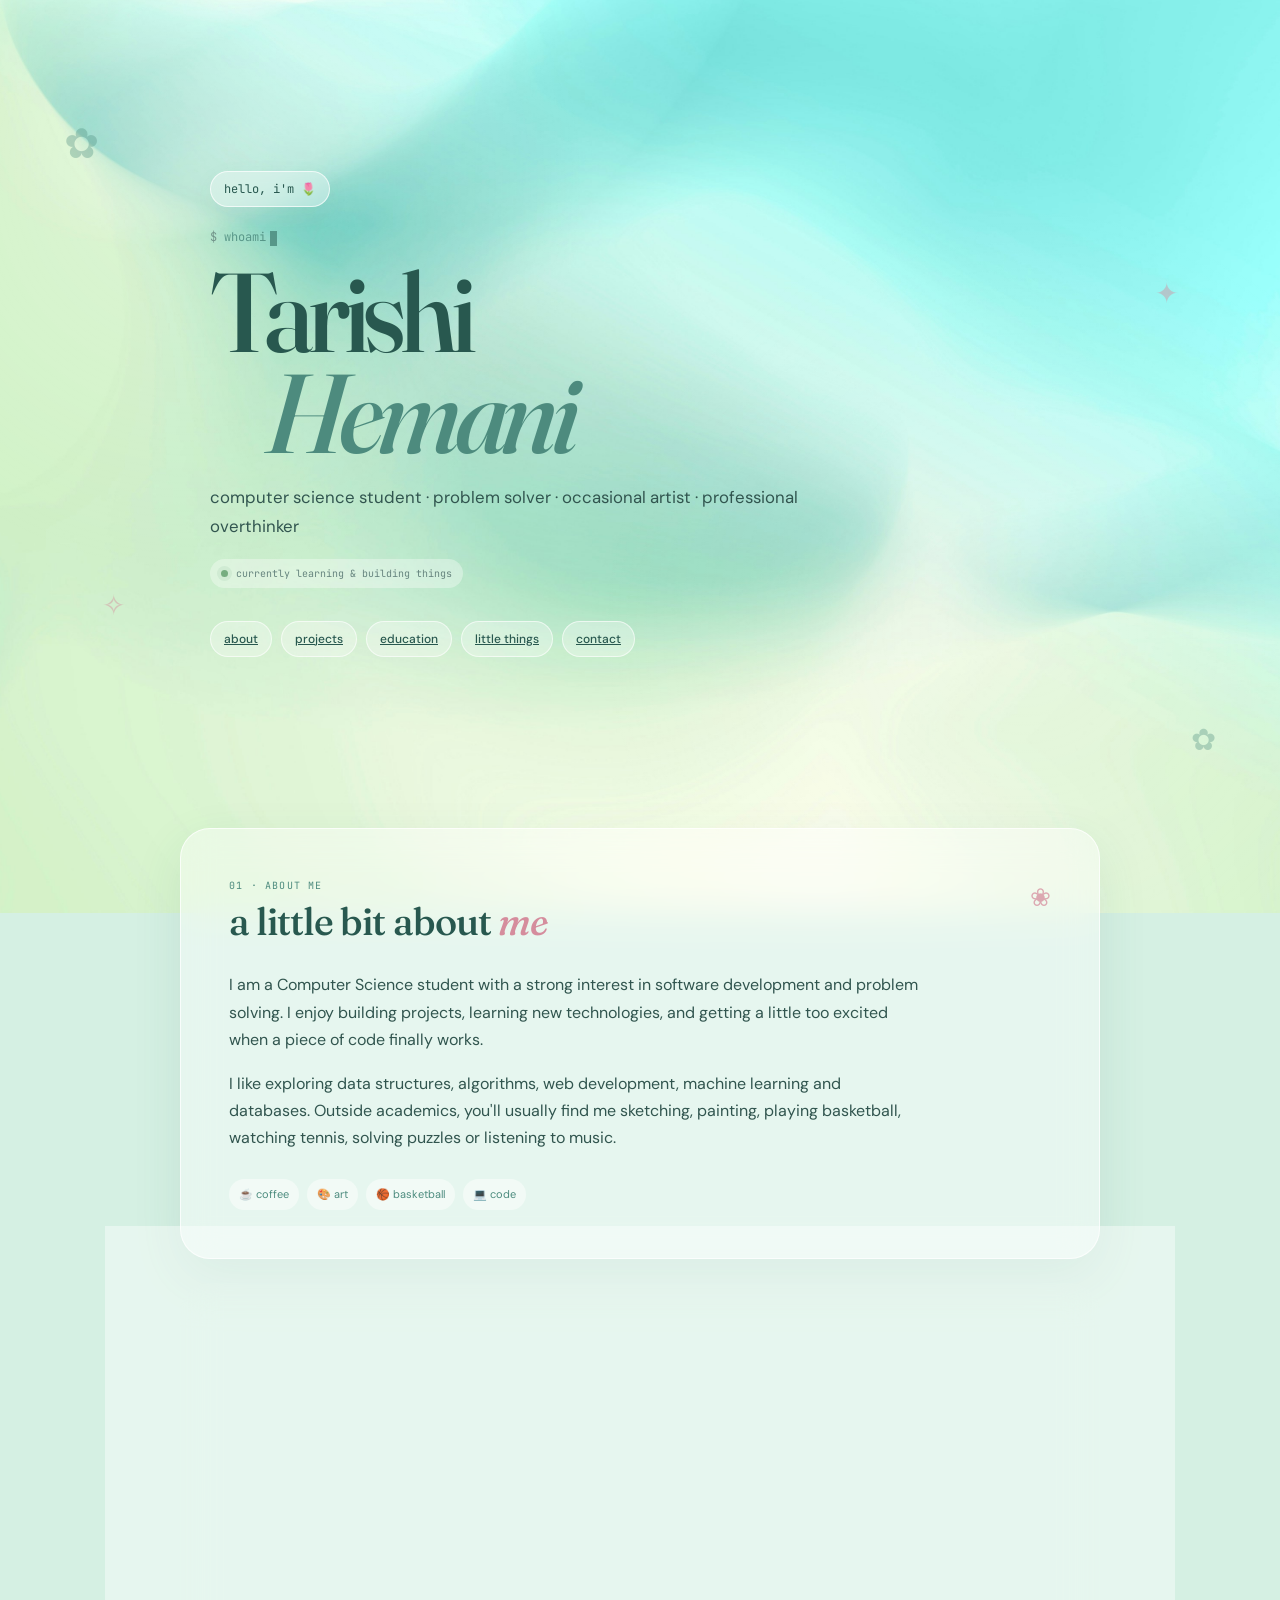
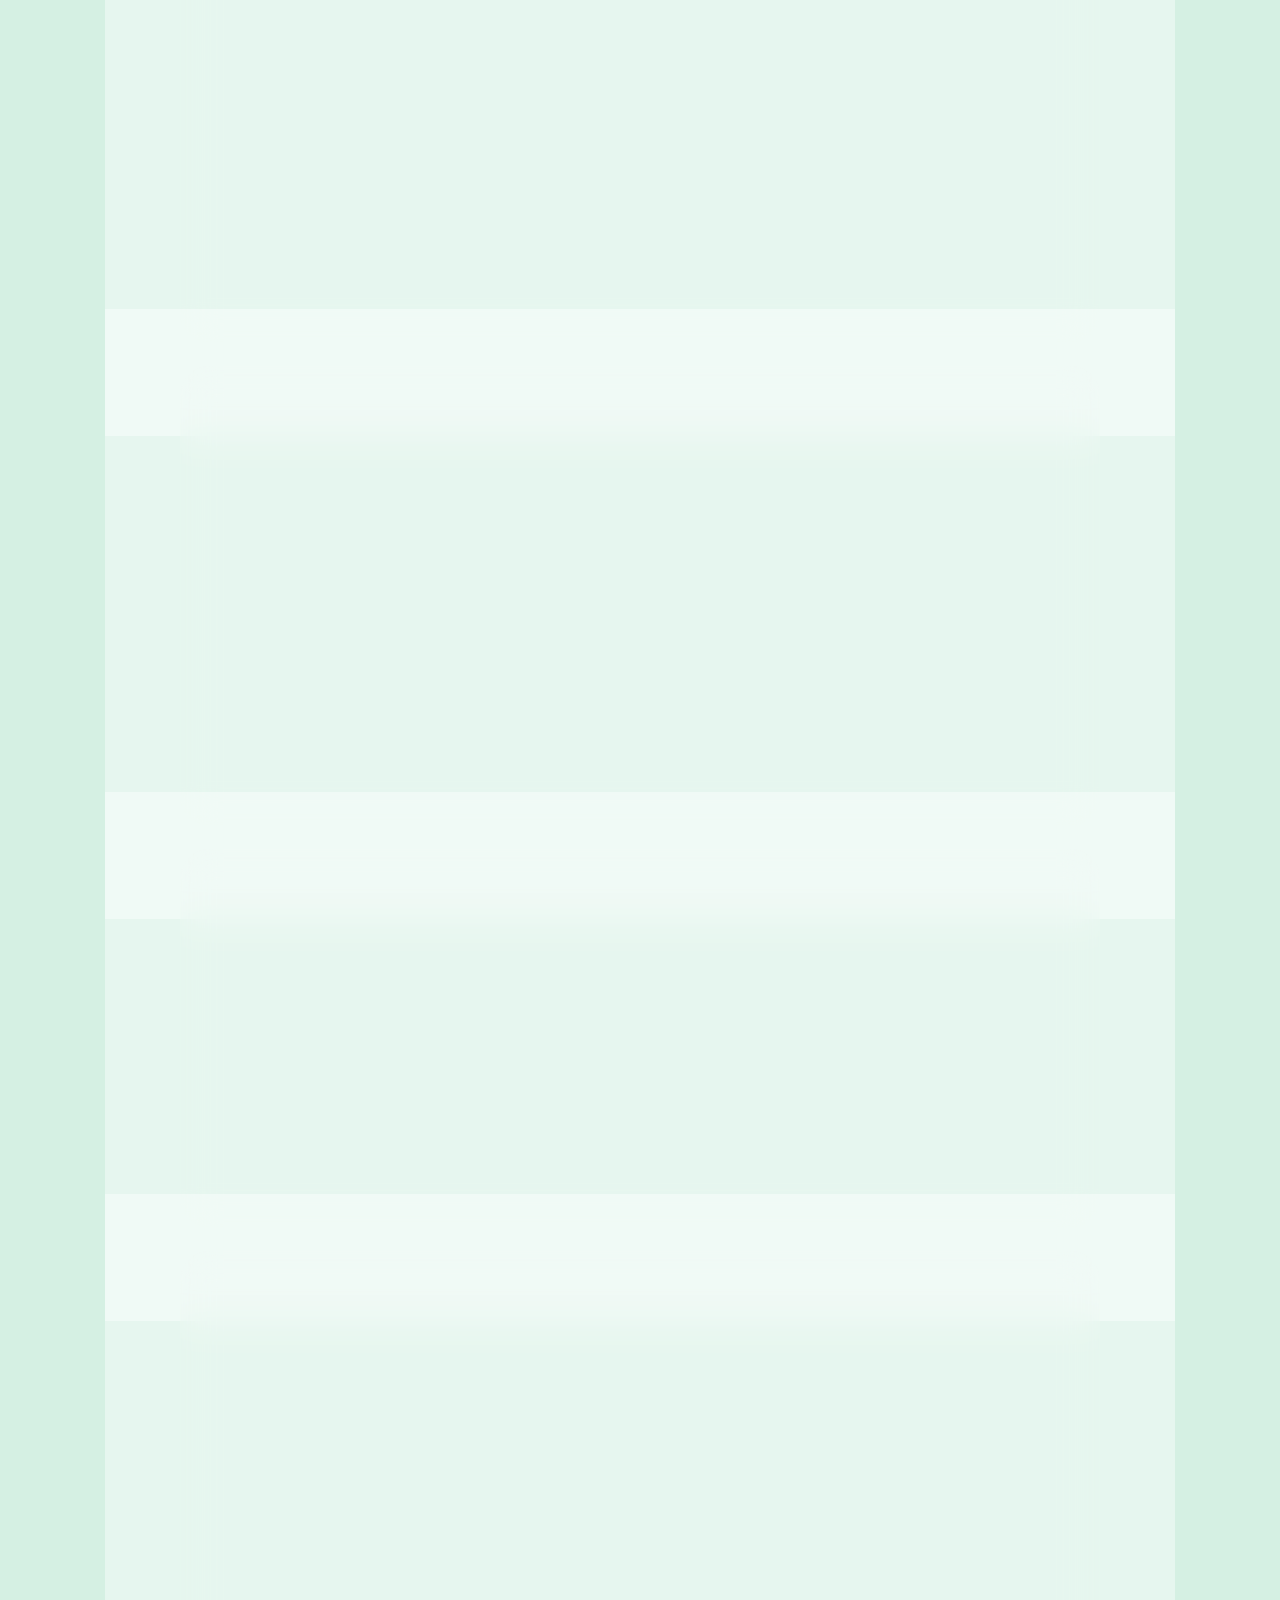
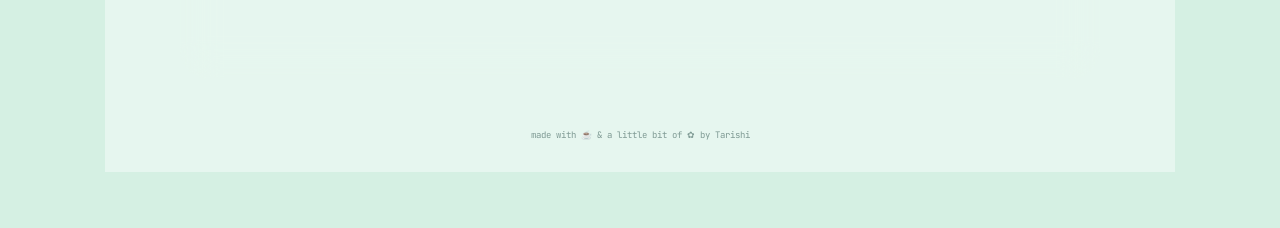
<file: index.html>
<!DOCTYPE html>
<html lang="en">
<head>
  <meta charset="UTF-8">
  <meta name="viewport" content="width=device-width, initial-scale=1.0">

  <title>Tarishi Hemani ♡</title>

  <link rel="preconnect" href="https://fonts.googleapis.com">
  <link rel="preconnect" href="https://fonts.gstatic.com" crossorigin>

  <link href="https://fonts.googleapis.com/css2?family=DM+Sans:wght@400;500;600;700&family=Fraunces:opsz,wght@9..144,400;9..144,500;9..144,600&family=JetBrains+Mono:wght@400;500&display=swap" rel="stylesheet">

  <link rel="stylesheet" href="style.css">
</head>

<body>

<div class="background"></div>

<div class="floating flower flower-one">✿</div>
<div class="floating flower flower-two">✿</div>
<div class="floating star star-one">✦</div>
<div class="floating star star-two">✧</div>

<div class="wrap">

  <!-- HERO -->

  <header class="hero">

    <div class="hello">
      <span>hello, i'm</span> 🌷
    </div>

    <p class="prompt">
      whoami<span class="caret"></span>
    </p>

    <h1>
      Tarishi
      <span>Hemani</span>
    </h1>

    <p class="hero-text">
      computer science student · problem solver ·
      occasional artist · professional overthinker
    </p>

    <div class="currently">
      <span class="dot"></span>
      currently learning & building things
    </div>

    <nav class="nav">
      <a href="#about">about</a>
      <a href="#projects">projects</a>
      <a href="#education">education</a>
      <a href="#hobbies">little things</a>
      <a href="#contact">contact</a>
    </nav>

  </header>


  <!-- ABOUT -->

  <section id="about" class="card about">

    <div class="section-top">
      <div>
        <p class="eyebrow">01 · about me</p>
        <h2>a little bit about <em>me</em></h2>
      </div>

      <span class="tiny-flower">❀</span>
    </div>

    <div class="about-content">

      <p>
        I am a Computer Science student with a strong interest in software
        development and problem solving. I enjoy building projects, learning
        new technologies, and getting a little too excited when a piece of
        code finally works.
      </p>

      <p>
        I like exploring data structures, algorithms, web development,
        machine learning and databases. Outside academics, you'll usually
        find me sketching, painting, playing basketball, watching tennis,
        solving puzzles or listening to music.
      </p>

    </div>

    <div class="mini-tags">
      <span>☕ coffee</span>
      <span>🎨 art</span>
      <span>🏀 basketball</span>
      <span>💻 code</span>
    </div>

  </section>


  <!-- PROJECTS -->

  <section id="projects" class="card">

    <div class="section-top">
      <div>
        <p class="eyebrow">02 · things i've made</p>
        <h2>my little <em>projects</em></h2>
      </div>

      <span class="tiny-flower">✿</span>
    </div>


    <div class="projects">


      <article class="project">

        <div class="project-number">01</div>

        <div class="project-main">

          <div class="project-heading">
            <h3>GiftStudio</h3>

            <a href="https://gift-studio.vercel.app/"
               target="_blank"
               rel="noopener">
              visit ↗
            </a>
          </div>

          <p>
            A customised gifting platform with ML-based semantic search
            to help people find more relevant gifts.
          </p>

          <div class="tags">
            <span>React</span>
            <span>Node</span>
            <span>Postgres</span>
            <span>Python</span>
            <span>FastAPI</span>
            <span>Tailwind</span>
          </div>

        </div>

      </article>


      <article class="project">

        <div class="project-number">02</div>

        <div class="project-main">

          <div class="project-heading">
            <h3>CaterNow</h3>

            <a href="https://github.com/tar-i-shi/CaterNow_Catering_Services"
               target="_blank"
               rel="noopener">
              github ↗
            </a>
          </div>

          <p>
            A web application that automates the process of booking
            catering services.
          </p>

          <div class="tags">
            <span>Spring Boot</span>
            <span>Hibernate</span>
            <span>MySQL</span>
            <span>React</span>
            <span>Tailwind</span>
          </div>

        </div>

      </article>


      <article class="project">

        <div class="project-number">03</div>

        <div class="project-main">

          <div class="project-heading">
            <h3>BloggedIn</h3>

            <a href="https://github.com/tar-i-shi/Blogging_Website"
               target="_blank"
               rel="noopener">
              github ↗
            </a>
          </div>

          <p>
            A blogging platform where users can create posts and
            keep track of their blogs.
          </p>

          <div class="tags">
            <span>HTML</span>
            <span>CSS</span>
            <span>EJS</span>
            <span>Node.js</span>
          </div>

        </div>

      </article>

    </div>

  </section>


  <!-- EDUCATION -->

  <section id="education" class="card">

    <div class="section-top">
      <div>
        <p class="eyebrow">03 · education</p>
        <h2>the academic <em>bit</em></h2>
      </div>

      <span class="tiny-flower">🌱</span>
    </div>


    <div class="education">

      <article class="education-item">

        <div class="year">
          2026—28
        </div>

        <div class="education-info">

          <h3>M.Tech in Computer Science</h3>

          <p>
            International Institute of Information Technology,
            Hyderabad
          </p>

          <span class="education-badge">
            currently here ♡
          </span>

        </div>

      </article>


      <article class="education-item">

        <div class="year">
          2022—26
        </div>

        <div class="education-info">

          <h3>B.Tech in Information Technology</h3>

          <p>
            SGSITS, Indore
          </p>

          <span class="education-badge">
            CGPA · 8.83 / 10
          </span>

        </div>

      </article>

    </div>

  </section>


  <!-- HOBBIES -->

  <section id="hobbies" class="card hobbies-card">

    <div class="hobbies-text">

      <p class="eyebrow">04 · little things</p>

      <h2>when i'm not <em>coding</em></h2>

      <p class="hobby-intro">
        A few things that make my brain happy:
      </p>

      <div class="hobby-pills">
        <span>🏀 basketball</span>
        <span>🎨 painting</span>
        <span>✏️ sketching</span>
        <span>🧩 puzzles</span>
        <span>🎾 tennis</span>
        <span>🎧 music</span>
      </div>

    </div>


    <div class="gallery">

      <div class="photo photo-large">
        <img src="gallery2.jpeg" alt="Painting">
        <span>🎨</span>
      </div>

      <div class="photo">
        <img src="gallery3.jpeg" alt="Painting">
        <span>🎨</span>
      </div>

      <div class="photo">
        <img src="gallery1.jpg" alt="Basketball">
        <span>🏀</span>
      </div>

    </div>

  </section>


  <!-- CONTACT -->

  <section id="contact" class="contact card">

    <div class="contact-flower">
      ✿
    </div>

    <p class="eyebrow">05 · say hello</p>

    <h2>
      let's make something
      <em>cool.</em>
    </h2>

    <p>
      Have an interesting idea, project or just want to say hi?
      My inbox is always open.
    </p>

    <a class="email-button" href="mailto:hemanitarishi@gmail.com">
      send me an email ♡
    </a>

    <div class="socials">

      <a href="https://github.com/tar-i-shi"
         target="_blank"
         rel="noopener">
        GitHub
      </a>

      <a href="https://www.linkedin.com/in/tarishi-hemani-665191262/"
         target="_blank"
         rel="noopener">
        LinkedIn
      </a>

      <a href="https://drive.google.com/file/d/138mgrifxC9zuz2wiVuCKsxEqtZywTsCP/view?usp=sharing"
         target="_blank"
         rel="noopener">
        Résumé
      </a>

    </div>

  </section>


  <footer>
    made with ☕ & a little bit of ✿ by Tarishi
  </footer>

</div>

</body>
</html>
</file>
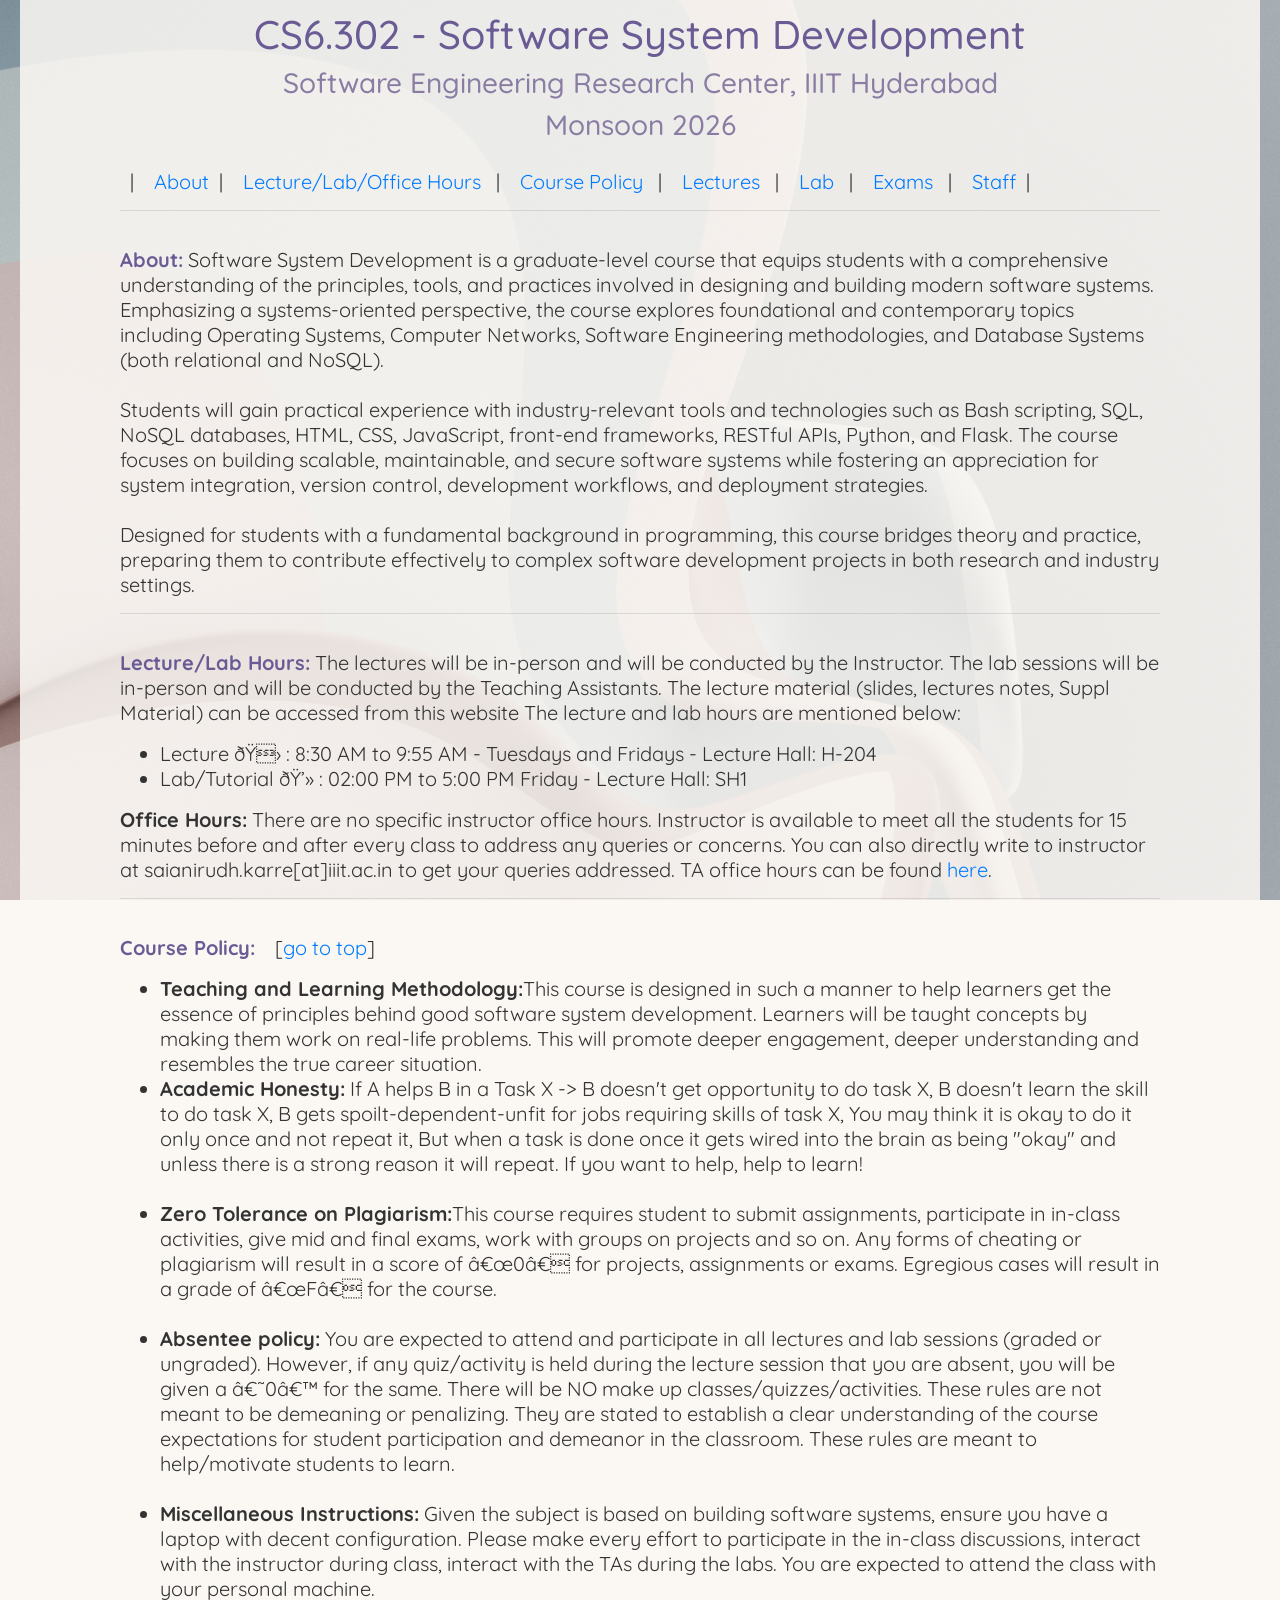
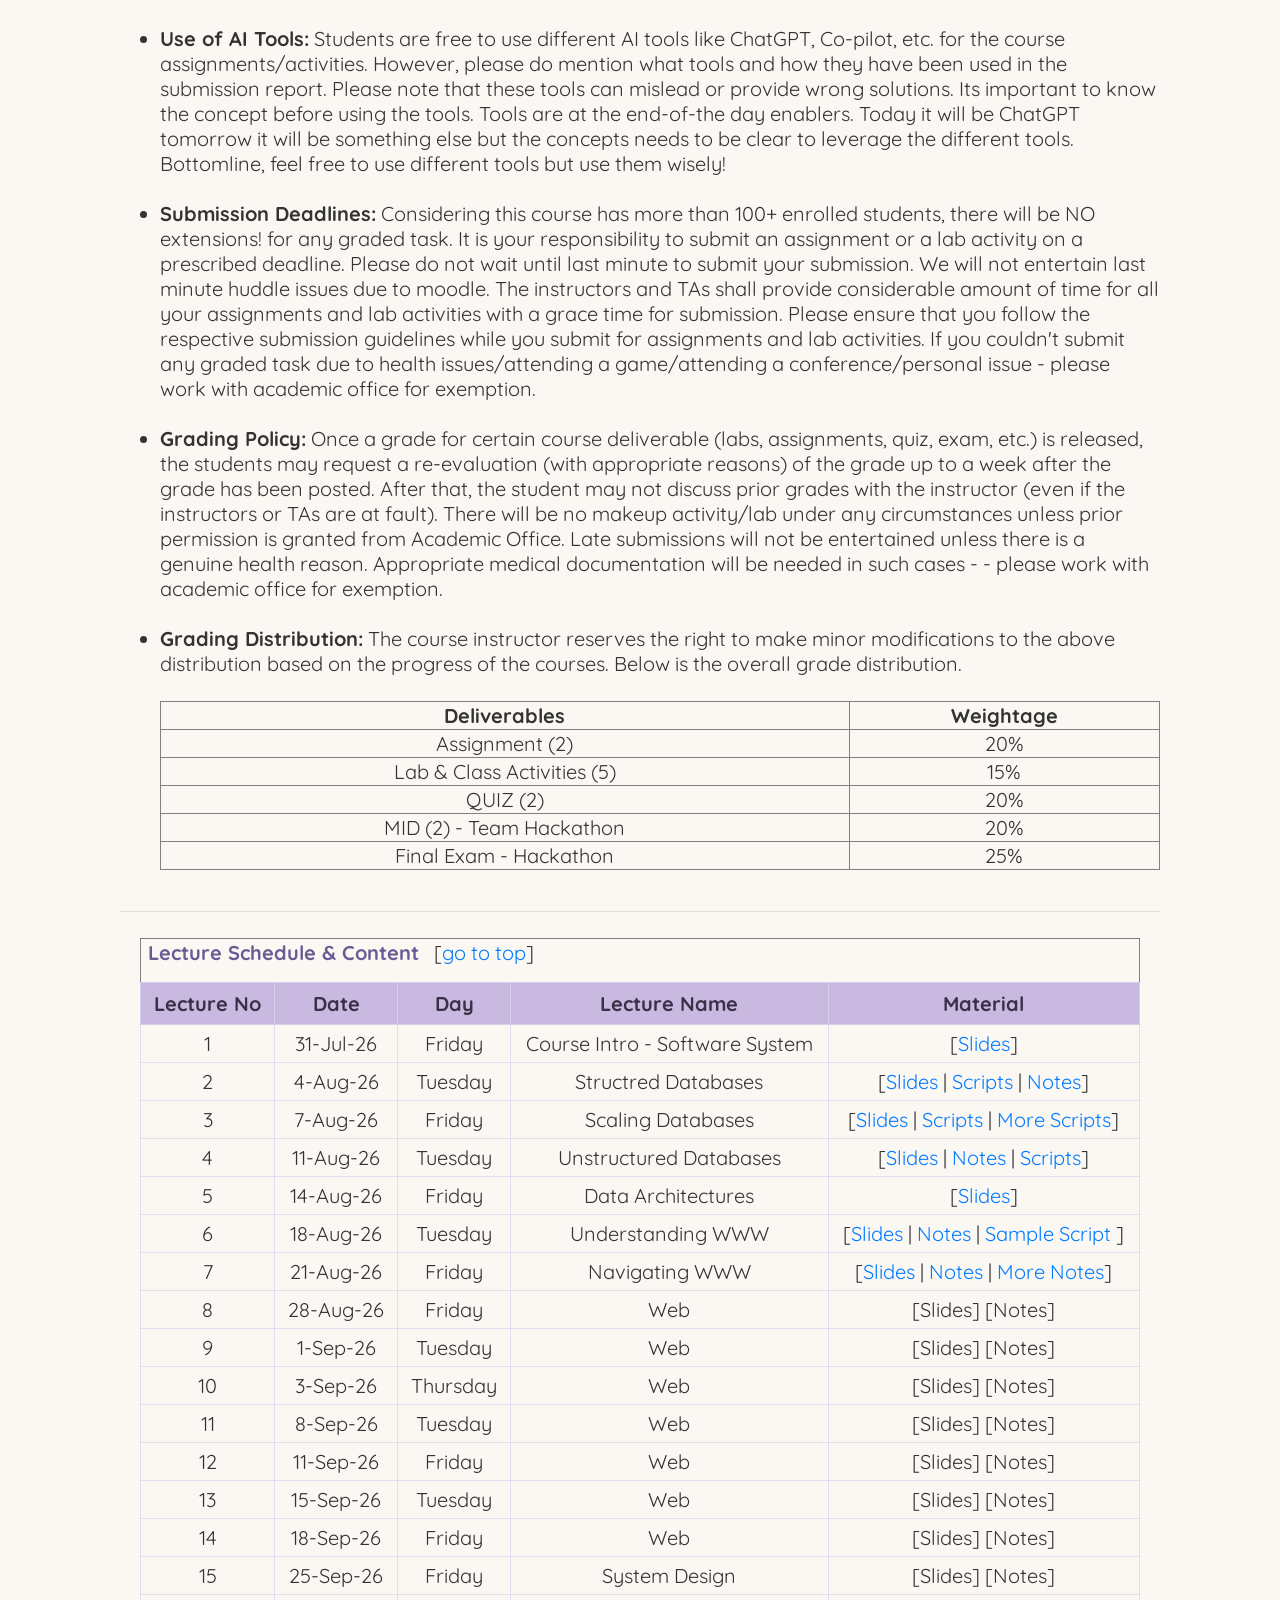
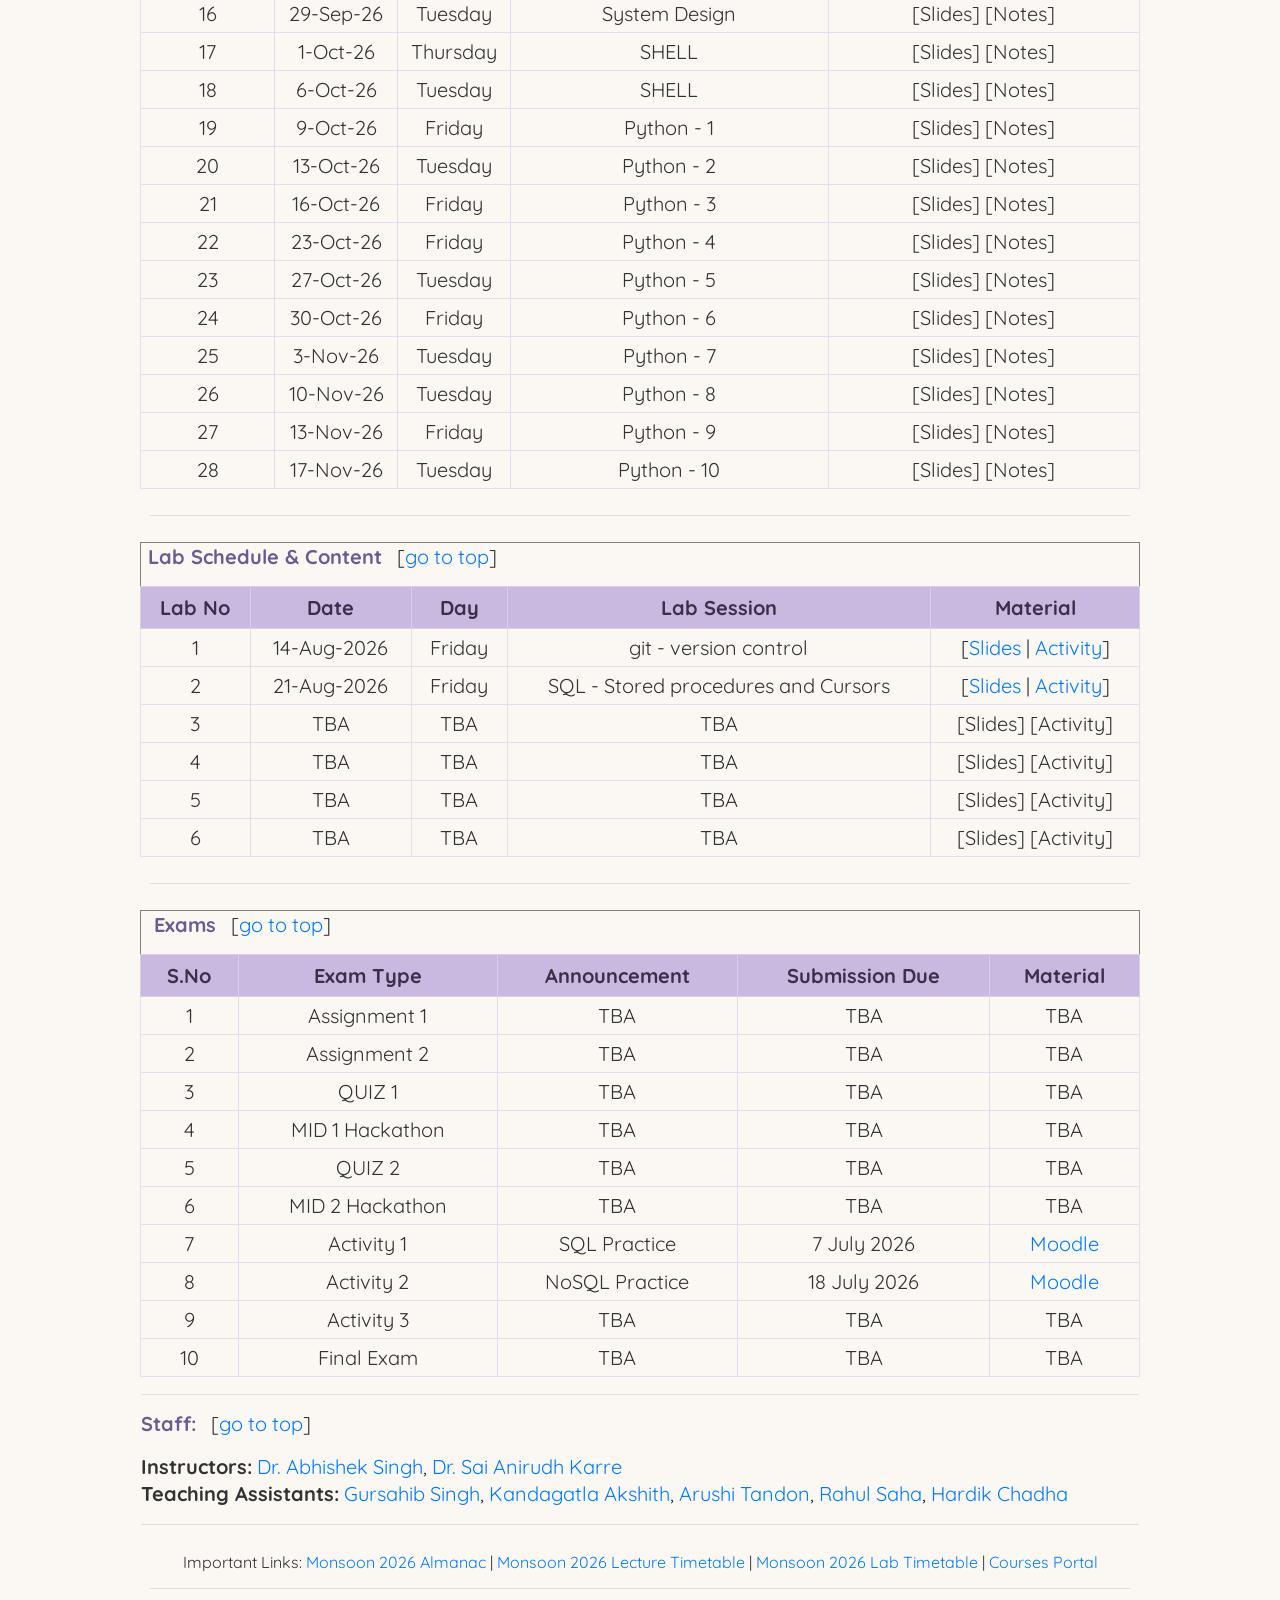
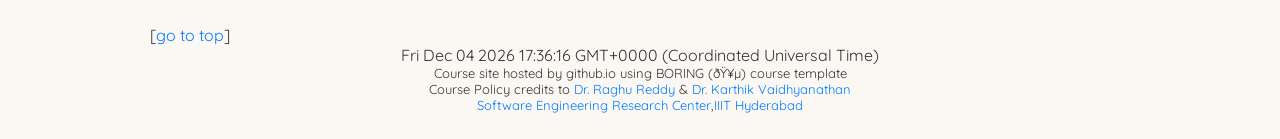
<file: CS6302_M26.html>
<html><head><title>CS6.302 SSD Monsoon 2026</title>
<meta name="viewport" content="width=device-width, initial-scale=1.0">
<link rel="stylesheet" href="https://fonts.googleapis.com/css?family=Quicksand">
<link href="https://cdn.jsdelivr.net/npm/bootstrap@4.6.1/dist/css/bootstrap.min.css" rel="stylesheet" integrity="sha256-DF7Zhf293AJxJNTmh5zhoYYIMs2oXitRfBjY+9L//AY=" crossorigin="anonymous">
<link rel="stylesheet" href="ssd_style.css">
<style>
body {font-family: Quicksand; font-size: 20px; color:#333}
        table
        {
            font-family: Quicksand; font-size:20px; color:#333;
            border-collapse:collapse;
            width:1000px;
            padding:10px;
            border-spacing:10px
			
        }

	.light-text-row {
        color: #ADADAD; 
    }

</style>


	<script>
  
  const lastModified = new Date(document.lastModified);
 
  const formattedDate = lastModified.toLocaleString('en-US', {
    year: 'numeric',
    month: 'long',
    day: 'numeric',
    hour: '2-digit',
    minute: '2-digit'
  });

  document.getElementById("lastUpdated").innerHTML += formattedDate;
</script>
<script>
function startTime() {
  const today = new Date();
  let h = today.getHours();
  let m = today.getMinutes();
  let s = today.getSeconds();
  m = checkTime(m);
  s = checkTime(s);
  document.getElementById('txt').innerHTML = today 
  setTimeout(startTime, 1000);
}

function checkTime(i) {
  if (i < 10) {i = "0" + i};  // add zero in front of numbers < 10
  return i;
}
</script>
<script src="https://ajax.googleapis.com/ajax/libs/jquery/3.5.1/jquery.min.js"></script>
</head>
<body onload="startTime()">
	<!--<script>
	alert("All the Best for your Final Exam!"");
		</script>-->
<table align="center" width="100%" cellspacing="10" cellpadding="10" border="0">
<tbody><tr>
<td><h1 align="center" id="home">CS6.302 - Software System Development</h1><h3 align="center">Software Engineering Research Center, IIIT Hyderabad</h3> <h3 align="center">Monsoon 2026</h3></td>
</tr>
<tr>
<td>&nbsp;&nbsp;|&nbsp;&nbsp;&nbsp; <a href="#about">About</a>&nbsp;&nbsp;|&nbsp;&nbsp;&nbsp; <a href="#lecture">Lecture/Lab/Office Hours</a> &nbsp;&nbsp;|&nbsp;&nbsp;&nbsp; <a href="#cpolicy">Course Policy</a> &nbsp;&nbsp;|&nbsp;&nbsp;&nbsp; <a href="#schedule">Lectures</a> &nbsp;&nbsp;|&nbsp;&nbsp;&nbsp;  <a href="#lab">Lab</a> &nbsp;&nbsp;|&nbsp;&nbsp;&nbsp; <a href="#activity">Exams</a> &nbsp;&nbsp;|&nbsp;&nbsp;&nbsp; <a href="#staff">Staff</a>&nbsp;&nbsp;|&nbsp;&nbsp;&nbsp; <hr></td>
</tr>
<tr>
<td> <p align="left"><b id="about">About:</b> Software System Development is a graduate-level course that equips students with a comprehensive understanding of the principles, tools, and practices involved in designing and building modern software systems. Emphasizing a systems-oriented perspective, the course explores foundational and contemporary topics including Operating Systems, Computer Networks, Software Engineering methodologies, and Database Systems (both relational and NoSQL).
<br>
<br>
Students will gain practical experience with industry-relevant tools and technologies such as Bash scripting, SQL, NoSQL databases, HTML, CSS, JavaScript, front-end frameworks, RESTful APIs, Python, and Flask. The course focuses on building scalable, maintainable, and secure software systems while fostering an appreciation for system integration, version control, development workflows, and deployment strategies.
<br>
<br>
Designed for students with a fundamental background in programming, this course bridges theory and practice, preparing them to contribute effectively to complex software development projects in both research and industry settings.</p><hr></td>
</tr>
<tr>
<td> <p align="left"><b id="lecture">Lecture/Lab Hours:</b> The lectures will be in-person and will be conducted by the Instructor. The lab sessions will be in-person and will be conducted by the Teaching Assistants. The lecture material (slides, lectures notes, Suppl Material) can be accessed from this website The lecture and lab hours are mentioned below:

</p><ul><li>Lecture 🏛 : 8:30 AM to 9:55 AM - Tuesdays and Fridays - Lecture Hall: H-204</li> <li>Lab/Tutorial 💻 : 02:00 PM to 5:00 PM Friday - Lecture Hall: SH1 </li></ul><p></p>
<p align="left"><b>Office Hours:</b> There are no specific instructor office hours. Instructor is available to meet all the students for 15 minutes before and after every class to address any queries or concerns. You can also directly write to instructor at saianirudh.karre[at]iiit.ac.in to get your queries addressed. TA office hours can be found <a href="#staff">here</a>.
</p><hr>
</td>
</tr>
<tr>
<td>
<p align="left"><b id="cpolicy">Course Policy:</b> &nbsp;&nbsp;&nbsp;[<a href="#home">go to top</a>]
</p><ul>
<li><b>Teaching and Learning Methodology:</b>This course is designed in such a manner to help learners get the essence of principles behind good software system development. Learners will be taught concepts by making them work on real-life problems. This will promote deeper engagement, deeper understanding and resembles the true career situation. 
</li>
<li><b>Academic Honesty:</b> If A helps B in a Task X -&gt; B doesn't get opportunity to do task X, B doesn't learn the skill to do task X, B gets spoilt-dependent-unfit for jobs requiring skills of task X, You may think it is okay to do it only once and not repeat it, But when a task is done once it gets wired into the brain as being "okay" and unless there is a strong reason it will repeat. If you want to help, help to learn!
<br>
<br> 
</li>
<li><b>Zero Tolerance on Plagiarism:</b>This course requires student to submit assignments, participate in in-class activities, give mid and final exams, work with groups on projects and so on. Any forms of cheating or plagiarism will result in a score of “0” for projects, assignments or exams. Egregious cases will result in a grade of “F” for the course.
<br>
<br> 
</li>
<li><b>Absentee policy:</b> You are expected to attend and participate in all lectures and lab sessions (graded or ungraded).  However, if any quiz/activity is held during the lecture session that you are absent, you will be given a ‘0’ for the same. There will be NO make up classes/quizzes/activities. These rules are not meant to be demeaning or penalizing. They are stated to establish a clear understanding of the course expectations for student participation and demeanor in the classroom. These rules are meant to help/motivate students to learn. 
<br>
<br> 
</li>
<li><b>Miscellaneous Instructions:</b> Given the subject is based on building software systems, ensure you have a laptop with decent configuration. Please make every effort to participate in the in-class discussions, interact with the instructor during class, interact with the TAs during the labs. You are expected to attend the class with your personal machine. 
<br>
<br> 
</li>
<li><b>Use of AI Tools:</b> Students are free to use different AI tools like ChatGPT, Co-pilot, etc. for the course assignments/activities. However, please do mention what tools and how they have been used in the submission report. Please note that these tools can mislead or provide wrong solutions. Its important to know the concept before using the tools. Tools are at the end-of-the day enablers. Today it will be ChatGPT tomorrow it will be something else but the concepts needs to be clear to leverage the different tools. Bottomline, feel free to use different tools but use them wisely!
<br>
<br> 
</li>
<li><b>Submission Deadlines:</b> Considering this course has more than 100+ enrolled students, there will be NO extensions! for any graded task. It is your responsibility to submit an assignment or a lab activity on a prescribed deadline. Please do not wait until last minute to submit your submission. We will not entertain last minute huddle issues due to moodle. The instructors and TAs shall provide considerable amount of time for all your assignments and lab activities with a grace time for submission. Please ensure that you follow the respective submission guidelines while you submit for assignments and lab activities. If you couldn't submit any graded task due to health issues/attending a game/attending a conference/personal issue - please work with academic office for exemption. 
<br>
<br> 
</li>
<li><b>Grading Policy:</b> Once a grade for certain course deliverable (labs, assignments, quiz, exam, etc.) is released, the students may request a re-evaluation (with appropriate reasons) of the grade up to a week after the grade has been posted. After that, the student may not discuss prior grades with the instructor (even if the instructors or TAs are at fault). There will be no makeup activity/lab under any circumstances unless prior permission is granted from Academic Office. Late submissions will not be entertained unless there is a genuine health reason. Appropriate medical documentation will be needed in such cases - - please work with academic office for exemption.
<br>
<br> 
</li>
<li><b>Grading Distribution:</b> The course instructor reserves the right to make minor modifications to the above distribution based on the progress of the courses. Below is the overall grade distribution.
<br>
<br> 
<table border="1" align="center">
<tbody><tr align="center"><th>Deliverables</th><th>Weightage</th></tr>
<tr align="center"><td>Assignment (2)</td><td>20%</td></tr>
<tr align="center"><td>Lab &amp; Class Activities (5)</td><td>15%</td></tr>
<tr align="center"><td>QUIZ (2)</td><td>20%</td></tr>
<tr align="center"><td>MID (2) - Team Hackathon</td><td>20%</td></tr>
<tr align="center"><td>Final Exam - Hackathon</td><td>25%</td></tr>
</tbody></table>
</li>
<br>
<!--<li><b>Evaluation Rubric:</b> All evaluations as part of this course follow below evaluation rubric. TAs will follow below guidelines for evaluating assignments and lab activities for this course.
<br>
<br>
<table border="1" align="center" width="10%">
<tr><th>Rubric</th><th>Input(15%)</th><th>Logic(60%)</th><th>Output(15%)</th><th>Submission(10%)</th></tr>
<tr><td>Exceptional (100%)</td><td>All inputs are working as per the requirements</td><td>Logic is accurate and as per the requirements defined in the question</td><td>All outputs are returned as per the requirements</td><td>Script submissions are correct and as per requirements</td></tr>
<tr><td>Acceptable (70%)</td><td>Inputs are partially working as per the requirements</td><td>Logic is almost correct and as per the requirements defined in the question</td><td>Outputs are partially returned as per the requirements</td><td>Script submissions is partially correct and as per requirements</td></tr>
<tr><td>Beginning (30%)</td><td>At least one input is working as per the requirements</td><td>Logic is partially correct and as per the requirements defined in the question</td><td>At least one output is returned as per the requirement</td><td>Atleast one part of the script submission is correct and as per requirements</td></tr>
<tr><td>No Response (0%)</td><td>None of the inputs are working as per the requirements</td><td>Logic is incorrect and not as per the requirements defined in the question</td><td>None of the outputs are returned as per the requirements</td><td>Script submissions is incorrect and not as per requirements</td></tr>
</table> 
</li>-->
</ul><hr>
<p></p>
</td>
</tr>

</tbody></table> 

<table border="1" align="center" width="10%" class="tg">
<tbody><tr>
<td colspan="5"><p align="left"><b id="schedule">&nbsp;Lecture Schedule &amp; Content</b>&nbsp;&nbsp;&nbsp;[<a href="#home">go to top</a>]</p></td>
</tr>
  <tr align="center">
    <th class="tg-7btt">Lecture No</th>
    <th class="tg-7btt">Date</th>
    <th class="tg-7btt">Day</th>
    <th class="tg-7btt">Lecture Name</th>
    <th class="tg-7btt">Material</th>
  </tr>
</tbody><tbody align="center">
  <tr>
    <td class="tg-c3ow">1</td>
    <td class="tg-c3ow">31-Jul-26</td>
    <td class="tg-c3ow">Friday</td>
    <td class="tg-c3ow">Course Intro - Software System</td>
    <td class="tg-c3ow">[<a href="https://docs.google.com/viewer?url=https://raw.githubusercontent.com/serc-iiith/serc-iiith.github.io/main/CourseContent/CS6302_M26/SSD_Class1.pdf" target="_blank">Slides</a>]</td>
  </tr>
  <tr>
    <td class="tg-c3ow">2</td>
    <td class="tg-c3ow">4-Aug-26</td>
    <td class="tg-c3ow">Tuesday</td>
    <td class="tg-c3ow">Structred Databases</td>
    <td class="tg-c3ow">[<a href="https://docs.google.com/viewer?url=https://raw.githubusercontent.com/serc-iiith/serc-iiith.github.io/main/CourseContent/CS6302_M26/StructuredData.pdf" target="_blank">Slides</a> | <a href="https://docs.google.com/viewer?url=https://raw.githubusercontent.com/serc-iiith/serc-iiith.github.io/main/CourseContent/CS6302_M26/databases.sql" target="_blank">Scripts</a> | <a href="https://tinted-rumba-8c6.notion.site/Structured-Databases-2456a6248bf6805f83e1cbf0a58761ec" target="_blank">Notes</a>]</td>
  </tr>
  <tr>
    <td class="tg-c3ow">3</td>
    <td class="tg-c3ow">7-Aug-26</td>
    <td class="tg-c3ow">Friday</td>
    <td class="tg-c3ow">Scaling Databases</td>
    <td class="tg-c3ow">[<a href="https://docs.google.com/viewer?url=https://raw.githubusercontent.com/serc-iiith/serc-iiith.github.io/main/CourseContent/CS6302_M26/ScalingDatabases.pdf" target="_blank">Slides</a> | <a href="https://docs.google.com/viewer?url=https://raw.githubusercontent.com/serc-iiith/serc-iiith.github.io/main/CourseContent/CS6302_M26/databases_2.sql" target="_blank">Scripts</a> | <a href="https://docs.google.com/viewer?url=https://raw.githubusercontent.com/serc-iiith/serc-iiith.github.io/main/CourseContent/CS6302_M26/databases_3.sql" target="_blank">More Scripts</a>]</td>
  </tr>
  <tr>
    <td class="tg-c3ow">4</td>
    <td class="tg-c3ow">11-Aug-26</td>
    <td class="tg-c3ow">Tuesday</td>
    <td class="tg-c3ow">Unstructured Databases</td>
    <td class="tg-c3ow">[<a href="https://docs.google.com/viewer?url=https://raw.githubusercontent.com/serc-iiith/serc-iiith.github.io/main/CourseContent/CS6302_M26/UnStructuredDatabases.pdf" target="_blank">Slides</a> | <a href="https://tinted-rumba-8c6.notion.site/Unstructured-Databases-24b6a6248bf680679b36e76c33d301c4" target="_blank">Notes</a> | <a href="https://raw.githubusercontent.com/serc-iiith/serc-iiith.github.io/refs/heads/main/CourseContent/CS6302_M26/mongo.txt" target="_blank">Scripts</a>]</td>
  </tr>
  <tr>
    <td class="tg-c3ow">5</td>
    <td class="tg-c3ow">14-Aug-26</td>
    <td class="tg-c3ow">Friday</td>
    <td class="tg-c3ow">Data Architectures</td>
    <td class="tg-c3ow">[<a href="https://docs.google.com/viewer?url=https://raw.githubusercontent.com/serc-iiith/serc-iiith.github.io/main/CourseContent/CS6302_M26/DatabaseArchitectures.pdf" target="_blank">Slides</a>]</td>
  </tr>
  <tr>
    <td class="tg-c3ow">6</td>
    <td class="tg-c3ow">18-Aug-26</td>
    <td class="tg-c3ow">Tuesday</td>
    <td class="tg-c3ow">Understanding WWW</td>
    <td class="tg-c3ow">[<a href="https://docs.google.com/viewer?url=https://raw.githubusercontent.com/serc-iiith/serc-iiith.github.io/main/CourseContent/CS6302_M26/www.pdf" target="_blank">Slides</a> | <a href="https://tinted-rumba-8c6.notion.site/Web-Technology-2566a6248bf6800488d0c13a992502e4" target="_blank">Notes</a> | <a href="https://raw.githubusercontent.com/serc-iiith/serc-iiith.github.io/refs/heads/main/CourseContent/CS6302_M26/samplehtml.html" target="_blank">Sample Script</a> ]</td>
  </tr>
  <tr>
    <td class="tg-c3ow">7</td>
    <td class="tg-c3ow">21-Aug-26</td>
    <td class="tg-c3ow">Friday</td>
    <td class="tg-c3ow">Navigating WWW</td>
    <td class="tg-c3ow">[<a href="https://docs.google.com/viewer?url=https://raw.githubusercontent.com/serc-iiith/serc-iiith.github.io/main/CourseContent/CS6302_M26/WebLanguages.pdf" target="_blank">Slides</a> | <a href="https://github.com/serc-iiith/serc-iiith.github.io/blob/main/CourseContent/CS6302_M26/html.md" target="_blank">Notes</a> | <a href="https://github.com/serc-iiith/serc-iiith.github.io/blob/main/CourseContent/CS6302_M26/css.md" target="_blank">More Notes</a>]</td>
  </tr>
  <tr>
    <td class="tg-c3ow">8</td>
    <td class="tg-c3ow">28-Aug-26</td>
    <td class="tg-c3ow">Friday</td>
    <td class="tg-c3ow">Web</td>
    <td class="tg-c3ow">[Slides] [Notes]</td>
  </tr>
  <tr>
    <td class="tg-c3ow">9</td>
    <td class="tg-c3ow">1-Sep-26</td>
    <td class="tg-c3ow">Tuesday</td>
    <td class="tg-c3ow">Web</td>
    <td class="tg-c3ow">[Slides] [Notes]</td>
  </tr>
  <tr>
    <td class="tg-c3ow">10</td>
    <td class="tg-c3ow">3-Sep-26</td>
    <td class="tg-c3ow">Thursday</td>
    <td class="tg-c3ow">Web</td>
    <td class="tg-c3ow">[Slides] [Notes]</td>
  </tr>
  <tr>
    <td class="tg-c3ow">11</td>
    <td class="tg-c3ow">8-Sep-26</td>
    <td class="tg-c3ow">Tuesday</td>
    <td class="tg-c3ow">Web</td>
    <td class="tg-c3ow">[Slides] [Notes]</td>
  </tr>
  <tr>
    <td class="tg-c3ow">12</td>
    <td class="tg-c3ow">11-Sep-26</td>
    <td class="tg-c3ow">Friday</td>
    <td class="tg-c3ow">Web</td>
    <td class="tg-c3ow">[Slides] [Notes]</td>
  </tr>
  <tr>
    <td class="tg-c3ow">13</td>
    <td class="tg-c3ow">15-Sep-26</td>
    <td class="tg-c3ow">Tuesday</td>
    <td class="tg-c3ow">Web</td>
    <td class="tg-c3ow">[Slides] [Notes]</td>
  </tr>
  <tr>
    <td class="tg-c3ow">14</td>
    <td class="tg-c3ow">18-Sep-26</td>
    <td class="tg-c3ow">Friday</td>
    <td class="tg-c3ow">Web</td>
    <td class="tg-c3ow">[Slides] [Notes]</td>
  </tr>
  <tr>
    <td class="tg-c3ow">15</td>
    <td class="tg-c3ow">25-Sep-26</td>
    <td class="tg-c3ow">Friday</td>
    <td class="tg-c3ow">System Design</td>
    <td class="tg-c3ow">[Slides] [Notes]</td>
  </tr>
  <tr>
    <td class="tg-c3ow">16</td>
    <td class="tg-c3ow">29-Sep-26</td>
    <td class="tg-c3ow">Tuesday</td>
    <td class="tg-c3ow">System Design</td>
    <td class="tg-c3ow">[Slides] [Notes]</td>
  </tr>
  <tr>
    <td class="tg-c3ow">17</td>
    <td class="tg-c3ow">1-Oct-26</td>
    <td class="tg-c3ow">Thursday</td>
    <td class="tg-c3ow">SHELL</td>
    <td class="tg-c3ow">[Slides] [Notes]</td>
  </tr>
  <tr>
    <td class="tg-c3ow">18</td>
    <td class="tg-c3ow">6-Oct-26</td>
    <td class="tg-c3ow">Tuesday</td>
    <td class="tg-c3ow">SHELL</td>
    <td class="tg-c3ow">[Slides] [Notes]</td>
  </tr>
  <tr>
    <td class="tg-c3ow">19</td>
    <td class="tg-c3ow">9-Oct-26</td>
    <td class="tg-c3ow">Friday</td>
    <td class="tg-c3ow">Python - 1</td>
    <td class="tg-c3ow">[Slides] [Notes]</td>
  </tr>
  <tr>
    <td class="tg-c3ow">20</td>
    <td class="tg-c3ow">13-Oct-26</td>
    <td class="tg-c3ow">Tuesday</td>
    <td class="tg-c3ow">Python - 2</td>
    <td class="tg-c3ow">[Slides] [Notes]</td>
  </tr>
  <tr>
    <td class="tg-c3ow">21</td>
    <td class="tg-c3ow">16-Oct-26</td>
    <td class="tg-c3ow">Friday</td>
    <td class="tg-c3ow">Python - 3</td>
    <td class="tg-c3ow">[Slides] [Notes]</td>
  </tr>
  <tr>
    <td class="tg-c3ow">22</td>
    <td class="tg-c3ow">23-Oct-26</td>
    <td class="tg-c3ow">Friday</td>
    <td class="tg-c3ow">Python - 4</td>
    <td class="tg-c3ow">[Slides] [Notes]</td>
  </tr>
  <tr>
    <td class="tg-c3ow">23</td>
    <td class="tg-c3ow">27-Oct-26</td>
    <td class="tg-c3ow">Tuesday</td>
    <td class="tg-c3ow">Python - 5</td>
    <td class="tg-c3ow">[Slides] [Notes]</td>
  </tr>
  <tr>
    <td class="tg-c3ow">24</td>
    <td class="tg-c3ow">30-Oct-26</td>
    <td class="tg-c3ow">Friday</td>
    <td class="tg-c3ow">Python - 6</td>
    <td class="tg-c3ow">[Slides] [Notes]</td>
  </tr>
  <tr>
    <td class="tg-c3ow">25</td>
    <td class="tg-c3ow">3-Nov-26</td>
    <td class="tg-c3ow">Tuesday</td>
    <td class="tg-c3ow">Python - 7</td>
    <td class="tg-c3ow">[Slides] [Notes]</td>
  </tr>
  <tr>
    <td class="tg-c3ow">26</td>
    <td class="tg-c3ow">10-Nov-26</td>
    <td class="tg-c3ow">Tuesday</td>
    <td class="tg-c3ow">Python - 8</td>
    <td class="tg-c3ow">[Slides] [Notes]</td>
  </tr>
  <tr>
    <td class="tg-c3ow">27</td>
    <td class="tg-c3ow">13-Nov-26</td>
    <td class="tg-c3ow">Friday</td>
    <td class="tg-c3ow">Python - 9</td>
    <td class="tg-c3ow">[Slides] [Notes]</td>
  </tr>
  <tr>
    <td class="tg-c3ow">28</td>
    <td class="tg-c3ow">17-Nov-26</td>
    <td class="tg-c3ow">Tuesday</td>
    <td class="tg-c3ow">Python - 10</td>
    <td class="tg-c3ow">[Slides] [Notes]</td>
  </tr>
</tbody></table>
<table align="center" width="10%" cellspacing="10" cellpadding="10" border="0">
<tbody><tr><td><hr></td></tr>
</tbody></table>

<table border="1" align="center" width="10%" class="tg">
<tbody><tr>
<td colspan="5"><p align="left"><b id="lab">&nbsp;Lab Schedule &amp; Content</b>&nbsp;&nbsp;&nbsp;[<a href="#home">go to top</a>]</p></td>
</tr>
  <tr align="center">
    <th class="tg-bobw">Lab No</th>
    <th class="tg-bobw">Date</th>
    <th class="tg-bobw">Day</th>
    <th class="tg-bobw">Lab Session</th>
    <th class="tg-bobw">Material</th>
  </tr>
</tbody><tbody align="center">
  <tr>
    <td class="tg-8d8j">1</td>
    <td class="tg-8d8j">14-Aug-2026</td>
    <td class="tg-8d8j">Friday</td>
    <td class="tg-8d8j">git - version control</td>
    <td class="tg-8d8j">[<a href="https://docs.google.com/viewer?url=https://raw.githubusercontent.com/serc-iiith/serc-iiith.github.io/main/CourseContent/CS6302_M26/Labs/lab01/GitLab.pdf" target="_blank">Slides</a> | <a href="https://docs.google.com/viewer?url=https://raw.githubusercontent.com/serc-iiith/serc-iiith.github.io/main/CourseContent/CS6302_M26/Labs/lab01/GitLabActivity.pdf" target="_blank">Activity</a>]</td>
  </tr>
  <tr>
    <td class="tg-8d8j">2</td>
    <td class="tg-8d8j">21-Aug-2026</td>
    <td class="tg-8d8j">Friday</td>
    <td class="tg-8d8j">SQL - Stored procedures and Cursors</td>
    <td class="tg-8d8j">[<a href="https://docs.google.com/viewer?url=https://raw.githubusercontent.com/serc-iiith/serc-iiith.github.io/main/CourseContent/CS6302_M26/Labs/lab02/SP.pdf" target="_blank">Slides</a> | <a href="https://docs.google.com/viewer?url=https://raw.githubusercontent.com/serc-iiith/serc-iiith.github.io/main/CourseContent/CS6302_M26/Labs/lab02/lab_activity_2.pdf" target="_blank">Activity</a>]</td>
  </tr>
  <tr>
    <td class="tg-8d8j">3</td>
    <td class="tg-8d8j">TBA</td>
    <td class="tg-8d8j">TBA</td>
    <td class="tg-8d8j">TBA</td>
    <td class="tg-8d8j">[Slides] [Activity]</td>
  </tr>
  <tr>
    <td class="tg-8d8j">4</td>
    <td class="tg-8d8j">TBA</td>
    <td class="tg-8d8j">TBA</td>
    <td class="tg-8d8j">TBA</td>
    <td class="tg-8d8j">[Slides] [Activity]</td>
  </tr>
  <tr>
    <td class="tg-8d8j">5</td>
    <td class="tg-8d8j">TBA</td>
    <td class="tg-8d8j">TBA</td>
    <td class="tg-8d8j">TBA</td>
    <td class="tg-8d8j">[Slides] [Activity]</td>
  </tr>
  <tr>
    <td class="tg-8d8j">6</td>
    <td class="tg-8d8j">TBA</td>
    <td class="tg-8d8j">TBA</td>
    <td class="tg-8d8j">TBA</td>
    <td class="tg-8d8j">[Slides] [Activity]</td>
  </tr>
</tbody></table>

<table align="center" width="10%" cellspacing="10" cellpadding="10" border="0">
<tbody><tr><td><hr></td></tr>
</tbody></table>
<table align="center" width="10%" border="1">
<tbody><tr><td colspan="5">
<p align="left"> <b id="activity">&nbsp; Exams</b>&nbsp;&nbsp;&nbsp;[<a href="#home">go to top</a>]</p>
</td>
</tr>
  <tr align="center">
    <th class="tg-bobw">S.No</th>
    <th class="tg-bobw">Exam Type</th>
    <th class="tg-bobw">Announcement</th>
    <th class="tg-bobw">Submission Due</th>
    <th class="tg-bobw">Material</th>
  </tr>
</tbody><tbody align="center">
  <tr>
    <td class="tg-8d8j">1</td>
    <td class="tg-8d8j">Assignment 1</td>
    <td class="tg-8d8j">TBA</td>
    <td class="tg-8d8j">TBA</td>
    <td class="tg-8d8j">TBA</td>
  </tr>
  <tr>
    <td class="tg-8d8j">2</td>
    <td class="tg-8d8j">Assignment 2</td>
    <td class="tg-8d8j">TBA</td>
    <td class="tg-8d8j">TBA</td>
    <td class="tg-8d8j">TBA</td>
  </tr>
  <tr>
    <td class="tg-8d8j">3</td>
    <td class="tg-8d8j">QUIZ 1</td>
    <td class="tg-8d8j">TBA</td>
    <td class="tg-8d8j">TBA</td>
    <td class="tg-8d8j">TBA</td>
  </tr>
  <tr>
    <td class="tg-8d8j">4</td>
    <td class="tg-8d8j">MID 1 Hackathon</td>
    <td class="tg-8d8j">TBA</td>
    <td class="tg-8d8j">TBA</td>
    <td class="tg-8d8j">TBA</td>
  </tr>
  <tr>
    <td class="tg-8d8j">5</td>
    <td class="tg-8d8j">QUIZ 2</td>
    <td class="tg-8d8j">TBA</td>
    <td class="tg-8d8j">TBA</td>
    <td class="tg-8d8j">TBA</td>
  </tr>
	 <tr>
    <td class="tg-8d8j">6</td>
    <td class="tg-8d8j">MID 2 Hackathon</td>
    <td class="tg-8d8j">TBA</td>
    <td class="tg-8d8j">TBA</td>
    <td class="tg-8d8j">TBA</td>
  </tr>
  <tr>
    <td class="tg-8d8j">7</td>
    <td class="tg-8d8j">Activity 1</td>
    <td class="tg-8d8j">SQL Practice</td>
    <td class="tg-8d8j">7 July 2026</td>
    <td class="tg-8d8j"><a href="https://courses.iiit.ac.in/mod/assign/view.php?id=69645" target="_blank">Moodle</a></td>
  </tr>
  <tr>
    <td class="tg-8d8j">8</td>
    <td class="tg-8d8j">Activity 2</td>
    <td class="tg-8d8j">NoSQL Practice</td>
    <td class="tg-8d8j">18 July 2026</td>
    <td class="tg-8d8j"><a href="https://courses.iiit.ac.in/mod/assign/view.php?id=70178" target="_blank">Moodle</a></td>
  </tr>
  <tr>
    <td class="tg-8d8j">9</td>
    <td class="tg-8d8j">Activity 3</td>
    <td class="tg-8d8j">TBA</td>
    <td class="tg-8d8j">TBA</td>
    <td class="tg-8d8j">TBA</td>
  </tr>
  <tr>
    <td class="tg-8d8j">10</td>
    <td class="tg-8d8j">Final Exam</td>
    <td class="tg-8d8j">TBA</td>
    <td class="tg-8d8j">TBA</td>
    <td class="tg-8d8j">TBA</td>
  </tr>
</tbody></table>




<table align="center" width="10%" border="0">
<tbody><tr>
<td><hr> <p align="left"><b id="staff">Staff:</b>&nbsp;&nbsp;&nbsp;[<a href="#home">go to top</a>] </p></td>
</tr><tr>
<td><b>Instructors:</b> <a href="https://sites.google.com/view/abhishek-singh/home" target="_blank">Dr. Abhishek Singh</a>, <a href="https://sai11101989.github.io" target="_blank">Dr. Sai Anirudh Karre</a> </td>
</tr>
<tr>
<td><b>Teaching Assistants:</b> <a href="https://www.linkedin.com/in/gursahib-singh-18392736a/" target="_blank">Gursahib Singh</a>, <a href="https://www.linkedin.com/in/kandagatla-akshith-4b9a5131b/" target="_blank">Kandagatla Akshith</a>, <a href="https://www.linkedin.com/in/arushi-tandon-5139982a0/" target="_blank">Arushi Tandon</a>, <a href="https://www.linkedin.com/in/rahulsaha99/" target="_blank">Rahul Saha</a>, <a href="https://www.linkedin.com/in/hardik-chadha-876338266/" target="_blank">Hardik Chadha</a></td>
</tr>
<tr><td><hr></td></tr>
</tbody></table>
<table align="center" width="10%" cellspacing="10" cellpadding="10" border="0">
<tbody><tr>
<td><p align="center"><font face="Quicksand" size="3">
Important Links: <a href="https://intranet.iiit.ac.in/offices/static/files/Monsoon_2026_Almanac_Final.pdf" target="_blank">Monsoon 2026 Almanac</a> | <a href="https://intranet.iiit.ac.in/offices/static/files/Lecture_Timetable_M26-V3.pdf" target="_blank">Monsoon 2026 Lecture Timetable</a> | <a href="https://intranet.iiit.ac.in/offices/static/files/Non-UG1_Lab%26Tutorial_timetable_M26-V3.pdf" target="_blank">Monsoon 2026 Lab Timetable</a> | <a href="https://courses.iiit.ac.in/course/view.php?id=5840" target="_blank">Courses Portal</a> 
</font></p><hr></td>
</tr>
<tr>
<td>  <font face="Quicksand" size="3"> [<a href="#home">go to top</a>]<br><div align="center" id="txt">Thu Aug 27 2026 15:38:21 GMT+0530 (India Standard Time)</div></font> 
<p align="center"><font face="Quicksand" size="2">
		Course site hosted by github.io using BORING (🥵) course template <br>
		
		Course Policy credits to <a href="https://faculty.iiit.ac.in/~raghu.reddy/Home.html">Dr. Raghu Reddy</a> &amp; <a href="https://karthikvaidhyanathan.com/">Dr. Karthik Vaidhyanathan</a><br>
	<a href="https://serc.iiit.ac.in">Software Engineering Research Center</a>,<a href="https://iiit.ac.in">IIIT Hyderabad</a></font><br> </p><!--<br><p id="lastUpdated" align="center"><font face="Quicksand" size="2">Site Last Updated on: </font></p>--></td>
</tr>
</tbody></table>


	

</body></html>
</file>
<file: style.css>
:root {
  --green-dark: #28584f;
  --green: #4d8b7e;
  --green-light: #82b7a9;

  --cream: #fffdf4;
  --cream-dark: #f3efd9;

  --pink: #d58d9d;
  --text: #31554f;
  --muted: #66847e;

  --glass: rgba(255, 255, 255, 0.42);
  --glass-hover: rgba(255, 255, 255, 0.58);

  --border: rgba(255, 255, 255, 0.72);

  --shadow: 0 18px 50px rgba(50, 105, 91, 0.11);

  --max-width: 920px;
}

* {
  box-sizing: border-box;
}

html {
  scroll-behavior: smooth;
}

body {
  margin: 0;

  font-family: "DM Sans", sans-serif;
  color: var(--text);

  line-height: 1.7;

  background: #d5f0e3;
}


/* =========================
   BACKGROUND
========================= */

.background {
  position: fixed;
  inset: 0;

  z-index: -5;

  background-image: url("bg.jpg");

  background-size: cover;
  background-position: center;
  background-repeat: no-repeat;
  background-attachment: fixed;

  transform: scale(1.03);
}


/* soft veil */

body::before {
  content: "";

  position: fixed;
  inset: 0;

  z-index: -4;

  background:
    radial-gradient(
      circle at 15% 20%,
      rgba(255, 255, 255, 0.22),
      transparent 30%
    ),
    radial-gradient(
      circle at 80% 70%,
      rgba(255, 255, 255, 0.18),
      transparent 35%
    );
}


.floating {
  position: fixed;

  pointer-events: none;

  z-index: -1;

  color: rgba(77, 139, 126, 0.35);
}

.flower {
  font-size: 42px;

  animation: float 6s ease-in-out infinite;
}

.flower-one {
  top: 12%;
  left: 5%;
}

.flower-two {
  bottom: 15%;
  right: 5%;

  font-size: 30px;

  animation-delay: 2s;
}

.star {
  font-size: 28px;

  color: rgba(213, 141, 157, 0.45);

  animation: float 5s ease-in-out infinite;
}

.star-one {
  top: 30%;
  right: 8%;
}

.star-two {
  bottom: 30%;
  left: 8%;

  animation-delay: 1.5s;
}

@keyframes float {
  0%, 100% {
    transform: translateY(0) rotate(0);
  }

  50% {
    transform: translateY(-12px) rotate(6deg);
  }
}


.wrap {
  width: min(var(--max-width), calc(100% - 40px));

  margin: auto;
  padding-bottom: 60px;
}

.hero {
  min-height: 92vh;

  display: flex;
  flex-direction: column;

  justify-content: center;

  padding: 70px 30px;

  position: relative;
}


.hello {
  display: inline-flex;
  align-items: center;
  gap: 7px;

  width: fit-content;

  padding: 7px 13px;

  margin-bottom: 20px;

  border: 1px solid rgba(255,255,255,.7);

  border-radius: 999px;

  background: rgba(255,255,255,.35);

  backdrop-filter: blur(10px);

  font-size: 12px;
  color: var(--green-dark);

  box-shadow: 0 8px 25px rgba(60,100,90,.06);
}

.hello span {
  font-family: "JetBrains Mono", monospace;
}


/* terminal */

.prompt {
  margin: 0 0 14px;

  font-family: "JetBrains Mono", monospace;
  font-size: 12px;

  color: var(--green);

  opacity: .85;
}

.prompt::before {
  content: "$ ";
  color: var(--muted);
}

.caret {
  display: inline-block;

  width: 7px;
  height: 15px;

  margin-left: 4px;

  vertical-align: middle;

  background: var(--green);

  animation: blink 1s steps(1) infinite;
}

@keyframes blink {
  50% {
    opacity: 0;
  }
}


h1 {
  margin: 0 0 20px;

  font-family: "Fraunces", serif;

  font-size: clamp(4rem, 11vw, 7rem);

  font-weight: 500;

  line-height: .9;

  letter-spacing: -.055em;

  color: var(--green-dark);
}

h1 span {
  display: block;

  padding-left: 55px;

  font-style: italic;

  color: var(--green);
}


.hero-text {
  max-width: 650px;

  margin: 0 0 18px;

  font-size: 1.05rem;

  color: var(--text);
}

.currently {
  display: flex;
  align-items: center;
  gap: 8px;

  width: fit-content;

  margin-bottom: 28px;

  padding: 6px 11px;

  border-radius: 999px;

  background: rgba(255,255,255,.34);

  font-family: "JetBrains Mono", monospace;
  font-size: 10px;

  color: var(--muted);
}

.dot {
  width: 7px;
  height: 7px;

  border-radius: 50%;

  background: #76ad80;

  box-shadow: 0 0 0 4px rgba(118,173,128,.13);
}


.nav {
  display: flex;
  flex-wrap: wrap;

  gap: 9px;

  margin-top: 5px;
}

.nav a {
  padding: 7px 13px;

  border: 1px solid rgba(255,255,255,.62);

  border-radius: 999px;

  background: rgba(255,255,255,.3);

  color: var(--green-dark);

  font-size: 12px;
  font-weight: 500;

  transition: all .25s ease;
}

.nav a:hover {
  transform: translateY(-3px);

  background: rgba(255,255,255,.65);

  color: var(--green);

  text-decoration: none;

  box-shadow: 0 8px 20px rgba(50,100,90,.08);
}

.card {
  position: relative;

  margin-bottom: 24px;

  padding: 48px;

  border: 1px solid var(--border);

  border-radius: 30px;

  background: var(--glass);

  backdrop-filter: blur(18px);
  -webkit-backdrop-filter: blur(18px);

  box-shadow: var(--shadow);

  transition:
    transform .3s ease,
    background .3s ease;
}

.card:hover {
  background: var(--glass-hover);

  transform: translateY(-3px);
}


.section-top {
  display: flex;

  justify-content: space-between;
  align-items: flex-start;

  margin-bottom: 30px;
}

.eyebrow {
  margin: 0 0 7px;

  font-family: "JetBrains Mono", monospace;

  font-size: 10px;

  text-transform: uppercase;

  letter-spacing: .12em;

  color: var(--green);
}

h2 {
  margin: 0;

  font-family: "Fraunces", serif;

  font-size: 2.4rem;

  font-weight: 500;

  line-height: 1.05;

  letter-spacing: -.025em;

  color: var(--green-dark);
}

h2 em {
  color: var(--pink);

  font-style: italic;
}

.tiny-flower {
  font-size: 25px;

  color: var(--pink);

  opacity: .75;
}

.about-content {
  max-width: 690px;
}

.about-content p {
  margin: 0;

  color: var(--text);
}

.about-content p + p {
  margin-top: 17px;
}

.mini-tags {
  display: flex;
  flex-wrap: wrap;

  gap: 8px;

  margin-top: 28px;
}

.mini-tags span {
  padding: 6px 10px;

  border-radius: 999px;

  background: rgba(255,255,255,.45);

  color: var(--green);

  font-size: 11px;
}

.project {
  display: grid;

  grid-template-columns: 48px 1fr;

  gap: 20px;

  padding: 27px 0;

  border-top: 1px dashed rgba(77,139,126,.22);

  transition: padding-left .25s ease;
}

.project:first-child {
  padding-top: 0;

  border-top: none;
}

.project:hover {
  padding-left: 7px;
}

.project-number {
  font-family: "JetBrains Mono", monospace;

  font-size: 11px;

  color: var(--pink);
}

.project-heading {
  display: flex;

  align-items: center;
  justify-content: space-between;

  gap: 20px;

  margin-bottom: 7px;
}

.project-heading h3 {
  margin: 0;

  font-size: 1.15rem;

  font-weight: 600;

  color: var(--green-dark);
}

.project-heading a {
  padding: 4px 9px;

  border-radius: 999px;

  background: rgba(255,255,255,.42);

  font-family: "JetBrains Mono", monospace;

  font-size: 10px;

  color: var(--green);

  transition: all .2s ease;
}

.project-heading a:hover {
  background: var(--green);

  color: white;

  text-decoration: none;
}

.project-main > p {
  max-width: 620px;

  margin: 0 0 13px;

  font-size: .92rem;

  color: var(--muted);
}


.tags {
  display: flex;
  flex-wrap: wrap;

  gap: 6px;
}

.tags span {
  padding: 4px 8px;

  border: 1px solid rgba(77,139,126,.15);

  border-radius: 999px;

  background: rgba(255,255,255,.3);

  font-family: "JetBrains Mono", monospace;

  font-size: 9px;

  color: var(--green);
}

.education-item {
  display: grid;

  grid-template-columns: 105px 1fr;

  gap: 25px;

  padding: 25px 0;

  border-top: 1px dashed rgba(77,139,126,.22);
}

.education-item:first-child {
  padding-top: 0;

  border-top: none;
}

.year {
  padding-top: 3px;

  font-family: "JetBrains Mono", monospace;

  font-size: 10px;

  color: var(--pink);
}

.education-info h3 {
  margin: 0 0 5px;

  font-size: 1.05rem;

  font-weight: 600;

  color: var(--green-dark);
}

.education-info p {
  margin: 0 0 9px;

  font-size: .9rem;

  color: var(--muted);
}

.education-badge {
  display: inline-block;

  padding: 4px 9px;

  border-radius: 999px;

  background: rgba(255,255,255,.4);

  font-family: "JetBrains Mono", monospace;

  font-size: 9px;

  color: var(--green);
}


.hobbies-card {
  display: grid;

  grid-template-columns: .9fr 1.1fr;

  gap: 45px;

  align-items: center;
}

.hobby-intro {
  margin: 18px 0;

  font-size: .92rem;

  color: var(--muted);
}

.hobby-pills {
  display: flex;

  flex-wrap: wrap;

  gap: 8px;
}

.hobby-pills span {
  padding: 7px 10px;

  border-radius: 999px;

  background: rgba(255,255,255,.43);

  font-size: 11px;

  color: var(--green-dark);

  transition: transform .2s ease;
}

.hobby-pills span:hover {
  transform: rotate(-2deg) translateY(-2px);
}


/* =========================
   GALLERY
========================= */

.gallery {
  display: grid;

  grid-template-columns: 1.2fr 1fr;

  grid-template-rows: 135px 135px;

  gap: 10px;

  transform: rotate(1deg);
}

.photo {
  position: relative;

  overflow: hidden;

  padding: 5px;

  background: rgba(255,255,255,.7);

  border-radius: 13px;

  box-shadow: 0 8px 25px rgba(40,90,80,.1);
}

.photo-large {
  grid-row: span 2;
}

.photo img {
  width: 100%;
  height: 100%;

  object-fit: cover;

  border-radius: 9px;

  filter: saturate(.85);

  transition: transform .35s ease;
}

.photo:hover img {
  transform: scale(1.06);
}

.photo span {
  position: absolute;

  right: 8px;
  bottom: 7px;

  width: 26px;
  height: 26px;

  display: grid;
  place-items: center;

  border-radius: 50%;

  background: rgba(255,255,255,.78);

  font-size: 13px;
}


.contact {
  text-align: center;

  padding: 65px 30px;
}

.contact-flower {
  margin-bottom: 10px;

  font-size: 25px;

  color: var(--pink);
}

.contact h2 {
  max-width: 550px;

  margin: auto;
}

.contact > p:not(.eyebrow) {
  max-width: 500px;

  margin: 18px auto 25px;

  color: var(--muted);
}

.email-button {
  display: inline-block;

  padding: 10px 17px;

  border-radius: 999px;

  background: var(--green);

  color: white;

  font-size: 12px;

  box-shadow: 0 8px 20px rgba(50,110,95,.15);

  transition: all .25s ease;
}

.email-button:hover {
  transform: translateY(-3px);

  background: var(--green-dark);

  color: white;

  text-decoration: none;

  box-shadow: 0 12px 28px rgba(50,110,95,.2);
}

.socials {
  display: flex;

  justify-content: center;

  gap: 18px;

  margin-top: 24px;
}

.socials a {
  font-family: "JetBrains Mono", monospace;

  font-size: 10px;

  color: var(--green);
}

.socials a:hover {
  color: var(--pink);

  text-decoration: none;
}

footer {
  padding: 25px 0;

  text-align: center;

  font-family: "JetBrains Mono", monospace;

  font-size: 9px;

  color: var(--muted);

  opacity: .8;
}

@media (max-width: 700px) {

  .wrap {
    width: calc(100% - 24px);
  }

  .hero {
    min-height: 85vh;

    padding: 60px 10px;
  }

  h1 {
    font-size: clamp(3.5rem, 18vw, 5rem);
  }

  h1 span {
    padding-left: 25px;
  }

  .card {
    padding: 32px 24px;

    border-radius: 23px;
  }

  h2 {
    font-size: 2rem;
  }

  .hobbies-card {
    grid-template-columns: 1fr;

    gap: 35px;
  }

  .gallery {
    transform: none;
  }

}


@media (max-width: 500px) {

  .project {
    grid-template-columns: 32px 1fr;

    gap: 10px;
  }

  .project-heading {
    align-items: flex-start;
  }

  .project-heading h3 {
    font-size: 1rem;
  }

  .education-item {
    grid-template-columns: 75px 1fr;

    gap: 15px;
  }

  .gallery {
    grid-template-rows: 110px 110px;
  }

  .floating {
    display: none;
  }

}


@media (prefers-reduced-motion: reduce) {

  html {
    scroll-behavior: auto;
  }

  *,
  *::before,
  *::after {
    animation: none !important;
    transition: none !important;
  }

}
</file>
<file: ssd_style.css>
body {
  background-color: #fbf8f4;
  background-image:
    linear-gradient(to right,
      transparent 0,
      transparent calc(50% - 620px),
      rgba(251, 248, 244, 0.85) calc(50% - 620px),
      rgba(251, 248, 244, 0.85) calc(50% + 620px),
      transparent calc(50% + 620px),
      transparent 100%),
    url("bgssd.jpg");
  background-size: auto, cover;
  background-position: center, center;
  background-repeat: no-repeat, no-repeat;
  background-attachment: fixed, fixed;
}

h1 {
  color: #6b5b95;
}

h3 {
  color: #8a7ca3;
}

b#about, b#lecture, b#cpolicy, b#schedule, b#lab, b#activity, b#staff {
  color: #6b5b95;
}

.tg-7btt, .tg-bobw {
  font-weight: 700;
  background-color: #c9b8e0;
  color: #3a3048;
  padding: 8px 12px;
  border: 1px solid #d9cdea;
  text-align: center;
}

.tg-c3ow, .tg-8d8j {
  padding: 6px 12px;
  border: 1px solid #e5dcee;
  text-align: center;
  vertical-align: middle;
}

@media (max-width: 1040px) {
  table {
    width: 95%;
    display: block;
    overflow-x: auto;
    white-space: nowrap;
  }
}
</file>
